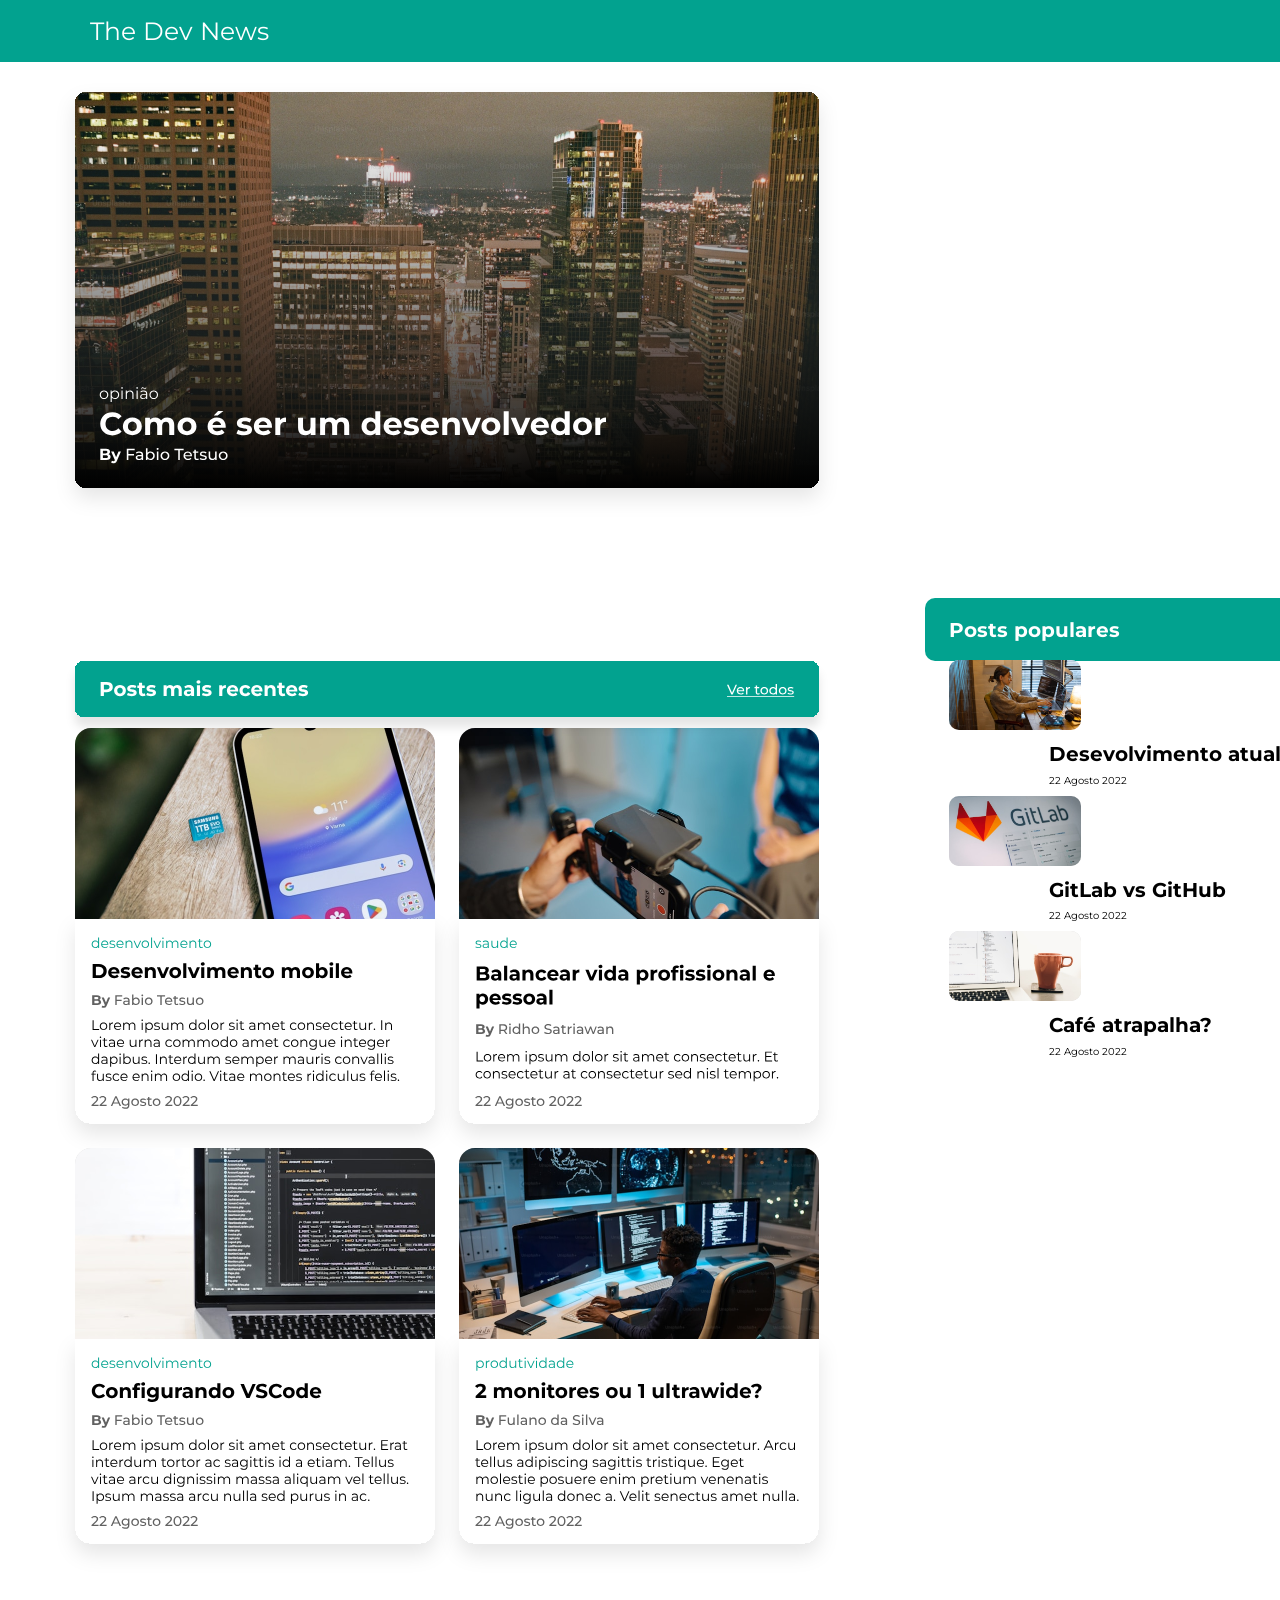
<file: index.html>
<!DOCTYPE html>
<html lang="en">
<head>
 <meta charset="UTF-8">
<meta name="viewport" content="width=device-width, initial-scale=1.0">
<link rel="preconnect" href="https://fonts.googleapis.com">
<link rel="preconnect" href="https://fonts.gstatic.com" crossorigin>
<link href="https://fonts.googleapis.com/css2?family=Hubballi&family=Inter:ital,opsz,wght@0,14..32,100..900;1,14..32,100..900&family=Montserrat:ital,wght@0,100..900;1,100..900&family=Noto+Sans:ital,wght@0,100..900;1,100..900&family=Open+Sans:ital,wght@0,300..800;1,300..800&family=Poppins:ital,wght@0,100;0,200;0,300;0,400;0,500;0,600;0,700;0,800;0,900;1,100;1,200;1,300;1,400;1,500;1,600;1,700;1,800;1,900&family=Rubik:ital,wght@0,300..900;1,300..900&display=swap" rel="stylesheet">
    <link rel="stylesheet" href="./style.css">
    <title>Document</title>
</head>
<body>
    <header>The Dev News</header>

    <section id="imagembanner">
        <img src="./imagens/banner1.svg" alt="">
    </section>

    <section id="oneSection">
        <h2 id="titlesectionum">Posts populares</h2>
        
        <div>
            <img class="divImagens"  src="./imagens/sentada.svg" alt="">
            <h2 class="titleCards">Desevolvimento atual</h3>
            <p class="paragrafoCards">22 Agosto 2022</p>
        </div>

        <div>
            <img class="divImagens" src="./imagens/gitlab.svg" alt="">
            <h2  class="titleCards">GitLab vs GitHub</h2>
            <p  class="paragrafoCards">22 Agosto 2022</p>
        </div>

        <div>
            <img  class="divImagens"src="./imagens/cafe.svg" alt="">
            <h2  class="titleCards">Café atrapalha?</h2>
            <p  class="paragrafoCards">22 Agosto 2022</p>
        </div>
    </section>
    
    <section id="sectionCards">
    <img src="./imagens/cards.svg" alt="">
    </section>

    



</body>
</html>
</file>
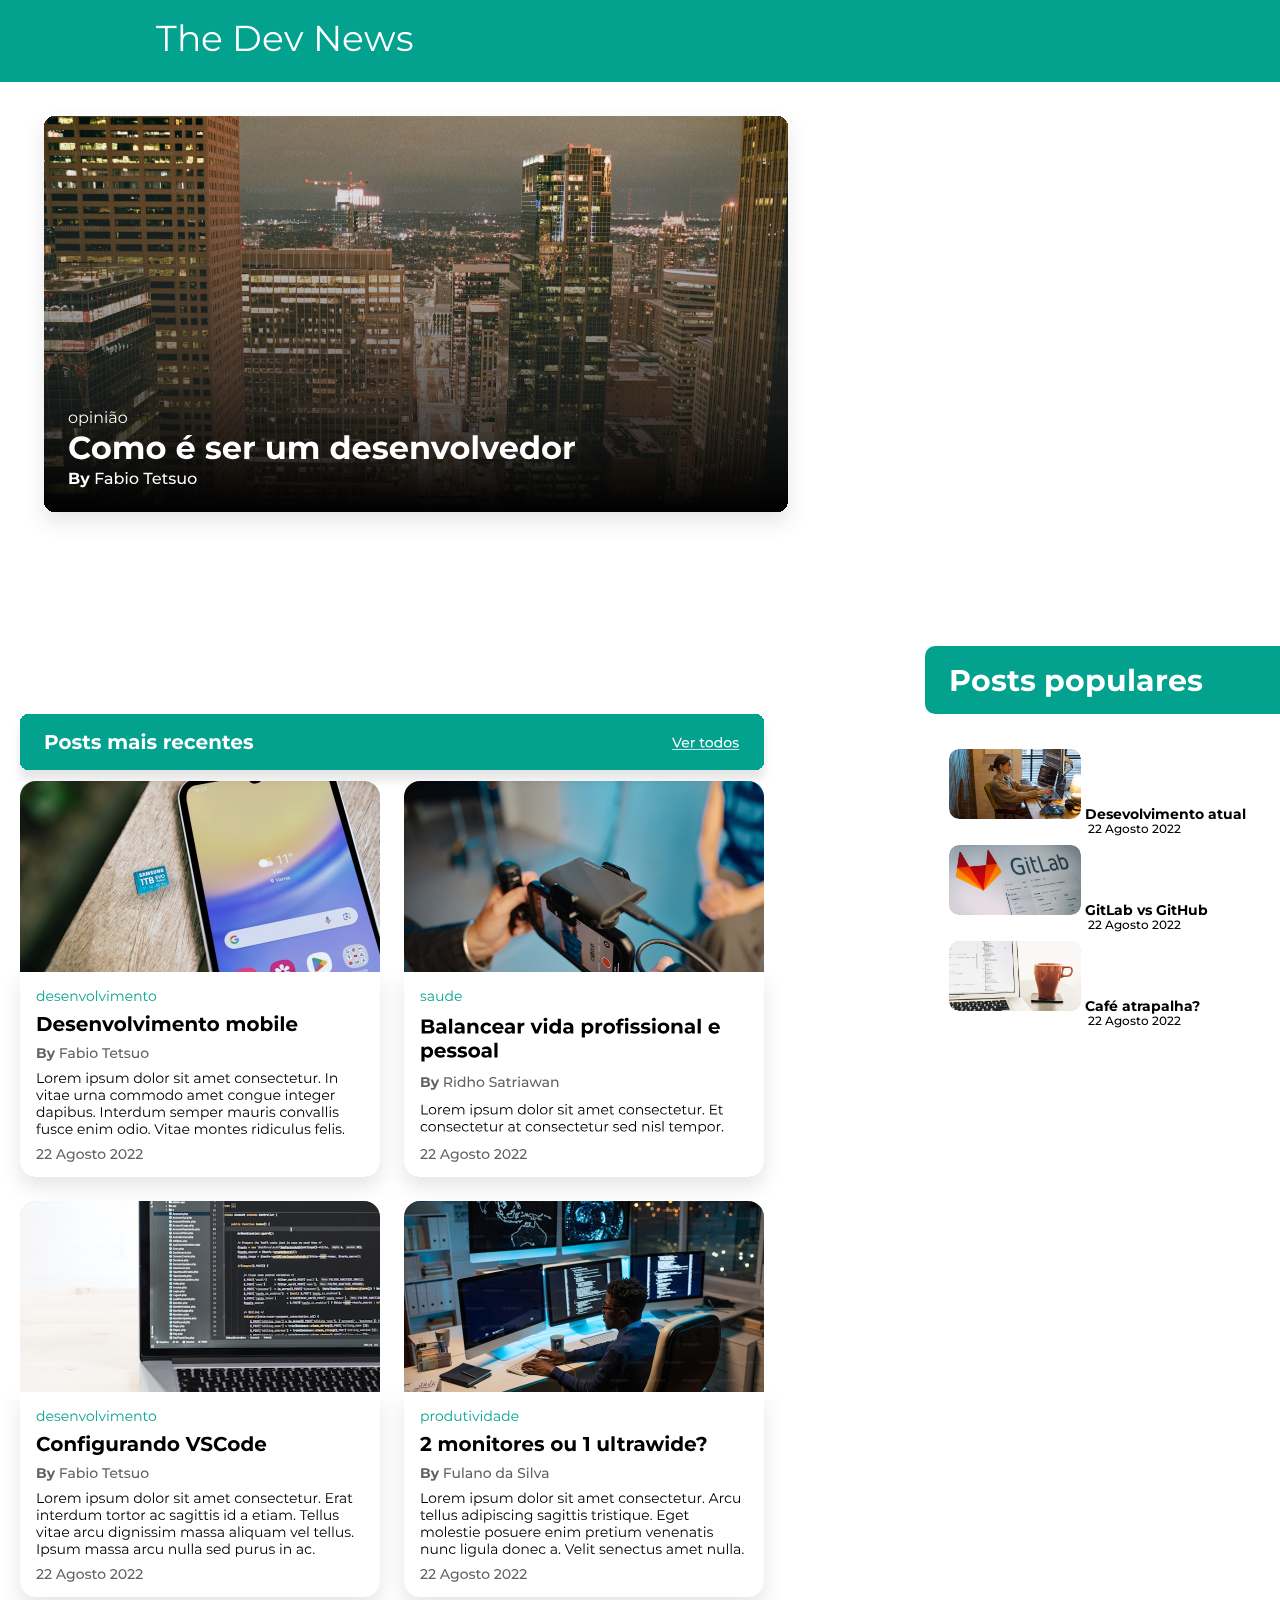
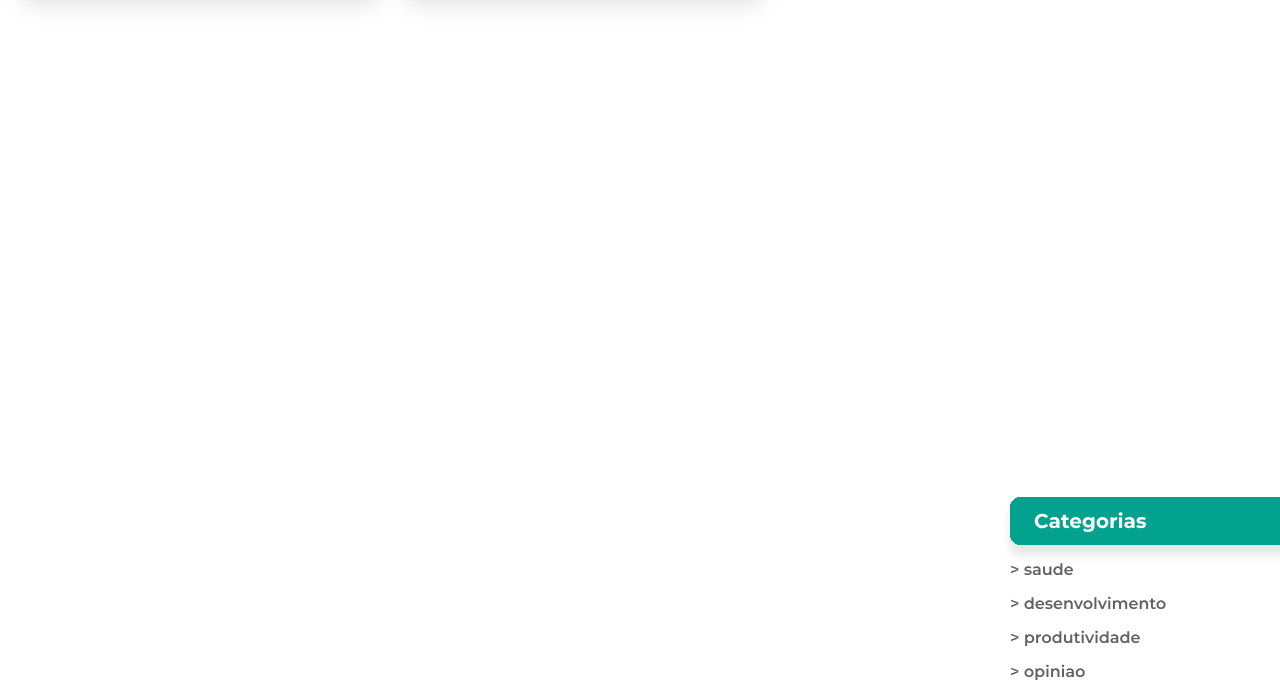
<file: Desenvolvendo blog responsivo/index.html>
<!DOCTYPE html>
<html lang="en">
<head>
    <meta charset="UTF-8">
    <meta name="viewport" content="width=device-width, initial-scale=1.0">
    <link rel="preconnect" href="https://fonts.googleapis.com">
    <link rel="preconnect" href="https://fonts.gstatic.com" crossorigin>
    <link href="https://fonts.googleapis.com/css2?family=Hubballi&family=Inter:ital,opsz,wght@0,14..32,100..900;1,14..32,100..900&family=Montserrat:ital,wght@0,100..900;1,100..900&family=Noto+Sans:ital,wght@0,100..900;1,100..900&family=Open+Sans:ital,wght@0,300..800;1,300..800&family=Poppins:ital,wght@0,100;0,200;0,300;0,400;0,500;0,600;0,700;0,800;0,900;1,100;1,200;1,300;1,400;1,500;1,600;1,700;1,800;1,900&family=Rubik:ital,wght@0,300..900;1,300..900&display=swap"rel="stylesheet">
    <link rel="stylesheet" href="./style.css">
    <title>Document</title>
</head>
<body>
    <body>
        <nav id="navbar">
            <header id="tittlecabecalho">The Dev News</header>
        </nav>

        <div id="banner">
            <img src="./imagens/banner1.svg" alt="">
        </div>

        <main>
            <section id="sectionCards">
                <div id="titlecards">
                    <h1>Posts populares</h1>
                </div>
                <div class="conteinercards">
                    <img class="imgcards"  src="./imagens/sentada.svg" alt="">
                    <h2 class="h2">Desevolvimento atual</h2>
                    <p class="paragrafo">22 Agosto 2022</p>
                </div>
                <div class="conteinercards">
                    <img  class="imgcards" src="./imagens/gitlab.svg" alt="">
                    <h2 class="h2">GitLab vs GitHub</h2>
                    <p class="paragrafo">22 Agosto 2022</p>
                </div>

                <div class="conteinercards">
                    <img class="imgcards"   src="./imagens/cafe.svg" alt="">
                    <h2 class="h2">Café atrapalha?</h2>
                    <p class="paragrafo">22 Agosto 2022</p>


                </div>

            </section>

            <section id="bannerelementos">
                <img src="./imagens/banne4elementos.svg" alt="">
            </section>

            <section id="categorias">
                <img src="./imagens/categorias.svg" alt="">
            </section>
        </main>


</body>
</html>
</file>
<file: style.css>
body{
    margin: 0;
    padding: 0;
   

}

header{
width: 1440;
height: 70;
padding-top: 16px;
padding-right: 156px;
padding-bottom: 16px;
padding-left: 90px;
gap: 10px;
background: #02A28F;
font-size: 25px;
color: #FFFFFF;
font-family: "Montserrat", sans-serif;

}

#imagembanner{
    width: 800px; 
    height: 396px ;
    margin-top: 20px;
    margin-left: 55px;
    border-radius: 10px;
    
}

#oneSection{
    width: 360px;
    height: 48px;
    background: #02A28F;
    margin-top: 120px;
    margin-left: 925px;
    border-radius: 10px;
    padding-top: 5px;
    padding-bottom: 10px;
    padding-left: 24px;
    
}

#titlesectionum{
    height: 24px;
    font-family: "Montserrat", sans-serif;
    font-weight: 700px;
    font-size: 20px;
    line-height: 100%;
    letter-spacing: 100%;
    color: #FFFFFF;
}



#divImagens{
    width: 136px;
    height: 100px;
    border-radius: 10px;
}

.titleCards{
height: 15px;
margin-top: 10px;
margin-left: 100px;
font-size: 20px;
font-family: "Montserrat", sans-serif;
font: weight 700px;
line-height: 100%;

}

.paragrafoCards{
    font-family: "Montserrat", sans-serif;
    font-weight: 700px;
    font-size: 10px;
    line-height: 100%;
    margin-left: 100px;
}

#sectionCards{
    width: 1000px;
    height: 883px;
    margin-bottom: 150px;
    margin-left: 55px;
    
}
</file>
<file: Desenvolvendo blog responsivo/style.css>
* {
  margin: 0;
  padding: 0;
  font-family: Montserrat;
  list-style: none;
}

#navbar{
width: 1440px;
height: 50px;
padding-top: 16px;
padding-right: 156px;
padding-bottom: 16px;
padding-left: 156px;
gap: 10px;
background-color: #02A28F;

}

#tittlecabecalho{
width: 268px;
height: 44px;
color: #ffffff;
font-family: "Montserrat", sans-serif;
font-weight: 700px;
font-size: 36px;

}

#banner{
width: 744px;
height: 396px;
top: 120px;
left: 156px;
gap: 10px;
border-radius: 10px;
padding: 24px;

}

#sectionCards{
width: 360px;
height: 36px;
margin-top: 120px;
margin-left: 925px;
padding-top: 16px;
padding-right: 24px;
padding-bottom: 16px;
padding-left: 24px;
border-radius: 10px;
background-color: #02A28F;
display: block;

}

#titlecards{
font-family: "Montserrat", sans-serif;
font-size: 20px;
letter-spacing: 0%;
gap: 10px;
color: #ffffff;

}

.conteinercards{
width: 360px;
height: 96px;
top: 188px;
left: 925px;
border-radius: 10px;



}

.imgcards{
width: 132px;
height:70px;
margin-top: 50px;
border-radius: 10px;

}

.h2{
display: inline;
font-family: "Montserrat", sans-serif;
font-weight: 700px;
font-size: 14px;
line-height: 100%;
letter-spacing: 0%;

}

.paragrafo{
text-align: center;
margin-left: 10px;
font-family: "Montserrat", sans-serif;
font-weight: 500;
font-size: 12px;
line-height: 100%;
letter-spacing: 0%;
}

#bannerelementos{
width: 744px;
height: 883px;
margin-bottom: 500px;
}

#categorias{
width: 361;
height: 184;
margin-left: 1000px;
display: flex;


}
</file>
